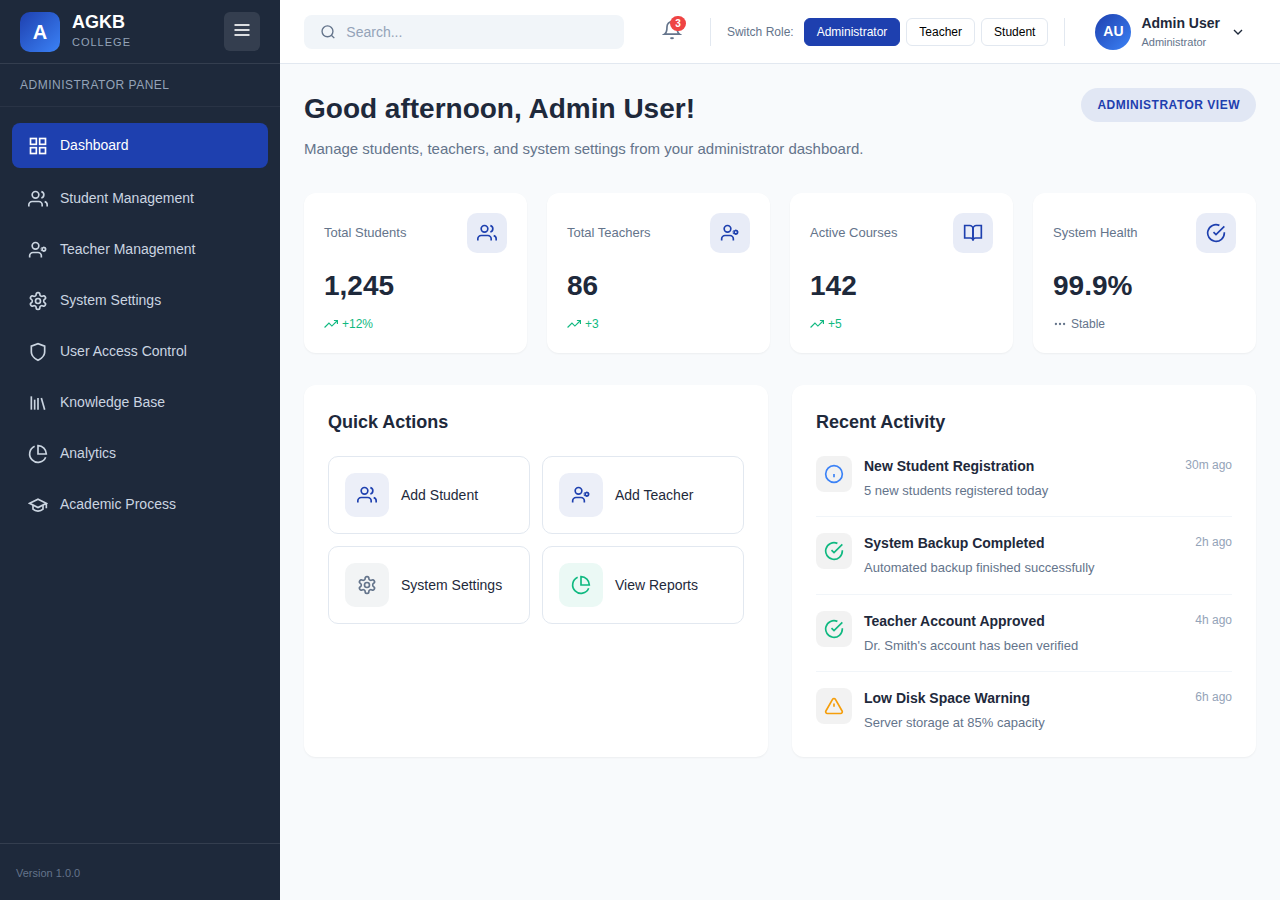
<file: index.html>
<!DOCTYPE html>
<html lang="en">
<head>
    <meta charset="UTF-8">
    <meta name="viewport" content="width=device-width, initial-scale=1.0">
    <title>AGKB College - Universal Dashboard</title>
    <link rel="stylesheet" href="styles.css">
</head>
<body>
    <div class="app">
        <!-- Sidebar Navigation -->
        <aside class="sidebar" id="sidebar">
            <div class="sidebar-header">
                <div class="logo">
                    <div class="logo-icon">A</div>
                    <div class="logo-text">
                        <span class="logo-title">AGKB</span>
                        <span class="logo-subtitle">College</span>
                    </div>
                </div>
                <button class="toggle-btn" id="sidebarToggle">
                    <svg width="20" height="20" viewBox="0 0 24 24" fill="none" stroke="currentColor" stroke-width="2">
                        <line x1="3" y1="12" x2="21" y2="12"></line>
                        <line x1="3" y1="6" x2="21" y2="6"></line>
                        <line x1="3" y1="18" x2="21" y2="18"></line>
                    </svg>
                </button>
            </div>

            <div class="role-indicator" id="roleIndicator">Administrator Panel</div>

            <nav class="sidebar-nav">
                <a href="#dashboard" class="nav-item active" data-page="dashboard">
                    <svg width="20" height="20" viewBox="0 0 24 24" fill="none" stroke="currentColor" stroke-width="2">
                        <rect x="3" y="3" width="7" height="7"></rect>
                        <rect x="14" y="3" width="7" height="7"></rect>
                        <rect x="14" y="14" width="7" height="7"></rect>
                        <rect x="3" y="14" width="7" height="7"></rect>
                    </svg>
                    <span class="nav-label">Dashboard</span>
                </a>

                <div class="nav-sections" id="navSections">
                    <!-- Navigation items will be generated by JavaScript -->
                </div>
            </nav>

            <div class="sidebar-footer">
                <span class="version">Version 1.0.0</span>
            </div>
        </aside>

        <!-- Main Content Area -->
        <div class="main-wrapper">
            <!-- Header -->
            <header class="header">
                <div class="header-left">
                    <div class="search-bar">
                        <svg width="18" height="18" viewBox="0 0 24 24" fill="none" stroke="currentColor" stroke-width="2">
                            <circle cx="11" cy="11" r="8"></circle>
                            <path d="m21 21-4.35-4.35"></path>
                        </svg>
                        <input type="text" placeholder="Search...">
                    </div>
                </div>

                <div class="header-right">
                    <button class="notification-btn">
                        <svg width="20" height="20" viewBox="0 0 24 24" fill="none" stroke="currentColor" stroke-width="2">
                            <path d="M6 8a6 6 0 0 1 12 0c0 7 3 9 3 9H3s3-2 3-9"></path>
                            <path d="M10.3 21a1.94 1.94 0 0 0 3.4 0"></path>
                        </svg>
                        <span class="notification-badge">3</span>
                    </button>

                    <div class="role-switcher">
                        <span class="role-label">Switch Role:</span>
                        <div class="role-buttons">
                            <button class="role-btn active" data-role="admin">Administrator</button>
                            <button class="role-btn" data-role="teacher">Teacher</button>
                            <button class="role-btn" data-role="student">Student</button>
                        </div>
                    </div>

                    <div class="user-menu">
                        <div class="avatar" id="userAvatar">AU</div>
                        <div class="user-info">
                            <span class="user-name" id="userName">Admin User</span>
                            <span class="user-role" id="userRole">Administrator</span>
                        </div>
                        <svg width="16" height="16" viewBox="0 0 24 24" fill="none" stroke="currentColor" stroke-width="2">
                            <polyline points="6 9 12 15 18 9"></polyline>
                        </svg>
                    </div>
                </div>
            </header>

            <!-- Main Content -->
            <main class="main-content">
                <!-- Dashboard Page -->
                <div class="page active" id="dashboard">
                    <div class="page-header">
                        <div class="welcome-section">
                            <h1 id="welcomeMessage">Good morning, Admin User!</h1>
                            <p class="role-description" id="roleDescription">
                                Manage students, teachers, and system settings from your administrator dashboard.
                            </p>
                        </div>
                        <div class="role-badge" id="roleBadge">Administrator View</div>
                    </div>

                    <div class="stats-grid" id="statsGrid">
                        <!-- Stats will be generated by JavaScript -->
                    </div>

                    <div class="dashboard-content">
                        <div class="content-section">
                            <h2>Quick Actions</h2>
                            <div class="quick-actions" id="quickActions">
                                <!-- Quick actions will be generated by JavaScript -->
                            </div>
                        </div>

                        <div class="content-section">
                            <h2>Recent Activity</h2>
                            <div class="activity-list" id="activityList">
                                <!-- Activities will be generated by JavaScript -->
                            </div>
                        </div>
                    </div>
                </div>

                <!-- Placeholder Pages -->
                <div class="page" id="students">
                    <div class="placeholder-page">
                        <h1>Student Management</h1>
                        <p>This section is under development.</p>
                    </div>
                </div>

                <div class="page" id="teachers">
                    <div class="placeholder-page">
                        <h1>Teacher Management</h1>
                        <p>This section is under development.</p>
                    </div>
                </div>

                <div class="page" id="system">
                    <div class="placeholder-page">
                        <h1>System Settings</h1>
                        <p>This section is under development.</p>
                    </div>
                </div>

                <div class="page" id="access">
                    <div class="placeholder-page">
                        <h1>User Access Control</h1>
                        <p>This section is under development.</p>
                    </div>
                </div>

                <div class="page" id="classes">
                    <div class="placeholder-page">
                        <h1>My Classes</h1>
                        <p>This section is under development.</p>
                    </div>
                </div>

                <div class="page" id="grades">
                    <div class="placeholder-page">
                        <h1>Grade Management</h1>
                        <p>This section is under development.</p>
                    </div>
                </div>

                <div class="page" id="lesson-planner">
                    <div class="placeholder-page">
                        <h1>AI Lesson Planner</h1>
                        <p>This section is under development.</p>
                    </div>
                </div>

                <div class="page" id="schedule-generator">
                    <div class="placeholder-page">
                        <h1>AI Schedule Generator</h1>
                        <p>This section is under development.</p>
                    </div>
                </div>

                <div class="page" id="journals">
                    <div class="placeholder-page">
                        <h1>Journals</h1>
                        <p>This section is under development.</p>
                    </div>
                </div>

                <div class="page" id="my-grades">
                    <div class="placeholder-page">
                        <h1>My Grades</h1>
                        <p>This section is under development.</p>
                    </div>
                </div>

                <div class="page" id="homework">
                    <div class="placeholder-page">
                        <h1>Homework</h1>
                        <p>This section is under development.</p>
                    </div>
                </div>

                <div class="page" id="my-schedule">
                    <div class="placeholder-page">
                        <h1>My Schedule</h1>
                        <p>This section is under development.</p>
                    </div>
                </div>

                <div class="page" id="deadlines">
                    <div class="placeholder-page">
                        <h1>Deadlines</h1>
                        <p>This section is under development.</p>
                    </div>
                </div>

                <div class="page" id="statistics">
                    <div class="placeholder-page">
                        <h1>Statistics</h1>
                        <p>This section is under development.</p>
                    </div>
                </div>

                <div class="page" id="knowledge">
                    <div class="placeholder-page">
                        <h1>Knowledge Base</h1>
                        <p>This section is under development.</p>
                    </div>
                </div>

                <div class="page" id="analytics">
                    <div class="placeholder-page">
                        <h1>Analytics</h1>
                        <p>This section is under development.</p>
                    </div>
                </div>

                <div class="page" id="academic">
                    <div class="placeholder-page">
                        <h1>Academic Process</h1>
                        <p>This section is under development.</p>
                    </div>
                </div>
            </main>
        </div>
    </div>

    <script src="app.js"></script>
</body>
</html>
</file>
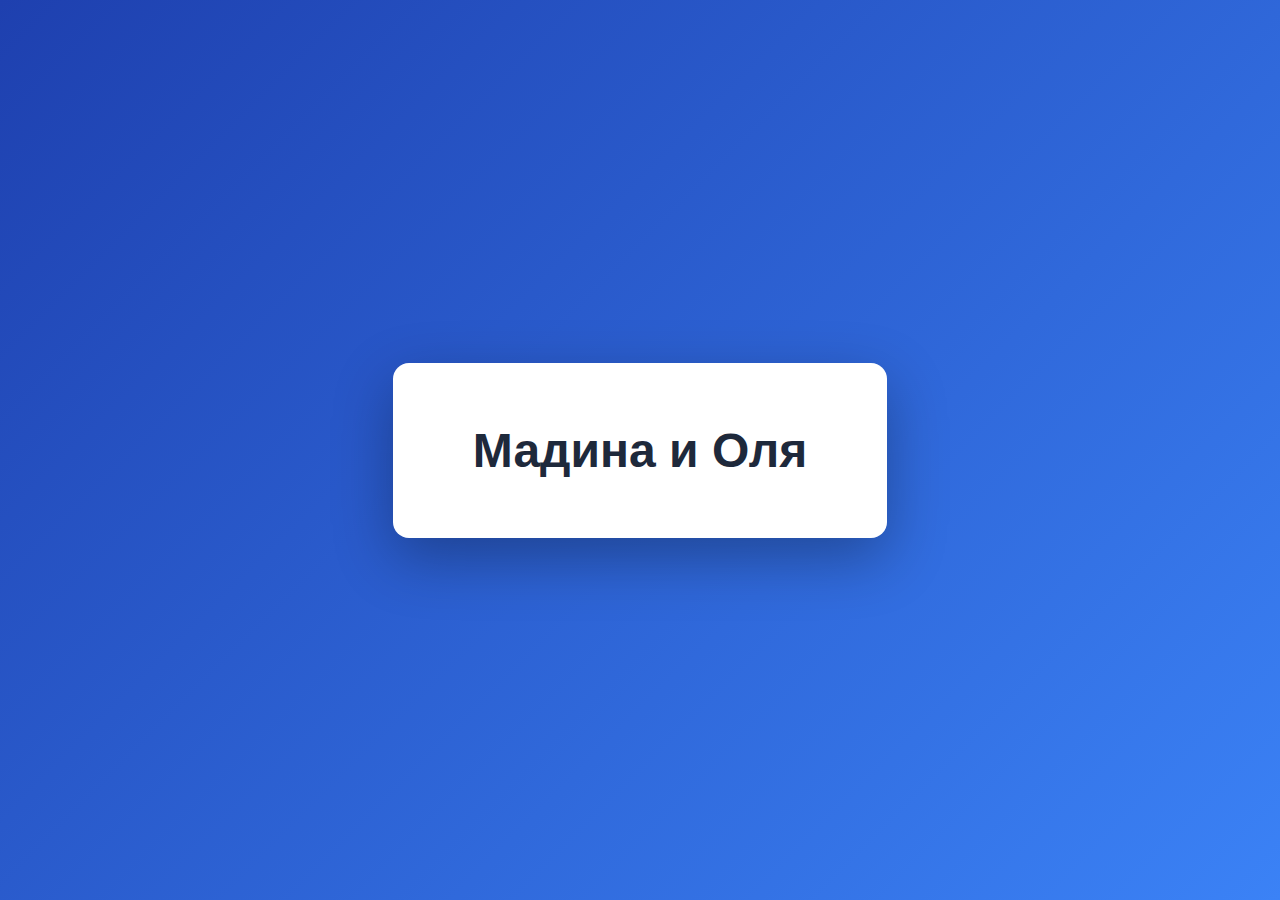
<file: madina-olya.html>
<!DOCTYPE html>
<html lang="ru">
<head>
    <meta charset="UTF-8">
    <meta name="viewport" content="width=device-width, initial-scale=1.0">
    <title>Мадина и Оля</title>
    <style>
        * {
            margin: 0;
            padding: 0;
            box-sizing: border-box;
        }
        
        body {
            font-family: -apple-system, BlinkMacSystemFont, 'Segoe UI', Roboto, Oxygen, Ubuntu, sans-serif;
            background: linear-gradient(135deg, #1e40af 0%, #3b82f6 100%);
            min-height: 100vh;
            display: flex;
            align-items: center;
            justify-content: center;
            padding: 20px;
        }
        
        .container {
            background: white;
            border-radius: 16px;
            box-shadow: 0 20px 60px rgba(0, 0, 0, 0.3);
            padding: 60px 80px;
            text-align: center;
        }
        
        h1 {
            font-size: 48px;
            color: #1e293b;
            font-weight: 700;
        }
    </style>
</head>
<body>
    <div class="container">
        <h1>Мадина и Оля</h1>
    </div>
</body>
</html>
</file>
<file: styles.css>
/* CSS Variables */
:root {
    /* Language Switcher */
    --lang-select-bg: white;
    --lang-select-border: #d1d5db;
    --lang-select-text: #374151;
    /* Primary Colors */
    --primary-50: #eff6ff;
    --primary-100: #dbeafe;
    --primary-200: #bfdbfe;
    --primary-500: #3b82f6;
    --primary-600: #2563eb;
    --primary-700: #1d4ed8;
    --primary-800: #1e40af;
    --primary-900: #1e3a8a;

    /* Success Colors */
    --success-500: #10b981;
    --success-600: #059669;

    /* Warning Colors */
    --warning-500: #f59e0b;

    /* Error Colors */
    --error-500: #ef4444;

    /* Neutral Colors */
    --gray-50: #f8fafc;
    --gray-100: #f1f5f9;
    --gray-200: #e2e8f0;
    --gray-300: #cbd5e1;
    --gray-400: #94a3b8;
    --gray-500: #64748b;
    --gray-600: #475569;
    --gray-700: #334155;
    --gray-800: #1e293b;
    --gray-900: #0f172a;

    /* Role Colors */
    --admin-color: #1e40af;
    --teacher-color: #10b981;
    --student-color: #8b5cf6;

    /* Sidebar */
    --sidebar-width: 280px;
    --sidebar-collapsed: 80px;
    --header-height: 64px;

    /* Shadows */
    --shadow-sm: 0 1px 2px 0 rgba(0, 0, 0, 0.05);
    --shadow-md: 0 4px 6px -1px rgba(0, 0, 0, 0.1);
    --shadow-lg: 0 10px 15px -3px rgba(0, 0, 0, 0.1);

    /* Transitions */
    --transition-fast: 150ms ease;
    --transition-normal: 250ms ease;
}

/* Reset & Base */
* {
    margin: 0;
    padding: 0;
    box-sizing: border-box;
}

html {
    font-size: 16px;
}

body {
    font-family: -apple-system, BlinkMacSystemFont, 'Segoe UI', Roboto, Oxygen, Ubuntu, sans-serif;
    background-color: var(--gray-50);
    color: var(--gray-800);
    line-height: 1.5;
}

/* App Layout */
.app {
    display: flex;
    min-height: 100vh;
}

/* Sidebar */
.sidebar {
    width: var(--sidebar-width);
    height: 100vh;
    background: var(--gray-800);
    color: white;
    display: flex;
    flex-direction: column;
    position: fixed;
    left: 0;
    top: 0;
    transition: width var(--transition-normal);
    z-index: 200;
}

.sidebar.collapsed {
    width: var(--sidebar-collapsed);
}

.sidebar-header {
    height: var(--header-height);
    display: flex;
    align-items: center;
    justify-content: space-between;
    padding: 0 20px;
    border-bottom: 1px solid rgba(255, 255, 255, 0.1);
}

.logo {
    display: flex;
    align-items: center;
    gap: 12px;
}

.logo-icon {
    width: 40px;
    height: 40px;
    background: linear-gradient(135deg, var(--primary-800), var(--primary-500));
    border-radius: 10px;
    display: flex;
    align-items: center;
    justify-content: center;
    font-size: 20px;
    font-weight: 700;
    flex-shrink: 0;
}

.logo-text {
    display: flex;
    flex-direction: column;
}

.sidebar.collapsed .logo-text {
    display: none;
}

.logo-title {
    font-size: 18px;
    font-weight: 700;
    line-height: 1.2;
}

.logo-subtitle {
    font-size: 11px;
    color: var(--gray-400);
    text-transform: uppercase;
    letter-spacing: 1px;
}

.toggle-btn {
    background: rgba(255, 255, 255, 0.1);
    border: none;
    color: white;
    padding: 8px;
    border-radius: 6px;
    cursor: pointer;
    transition: background var(--transition-fast);
}

.toggle-btn:hover {
    background: rgba(255, 255, 255, 0.2);
}

.sidebar.collapsed .toggle-btn {
    display: none;
}

.role-indicator {
    padding: 12px 20px;
    font-size: 12px;
    color: var(--gray-400);
    text-transform: uppercase;
    letter-spacing: 0.5px;
    border-bottom: 1px solid rgba(255, 255, 255, 0.05);
}

.sidebar.collapsed .role-indicator {
    display: none;
}

.sidebar-nav {
    flex: 1;
    overflow-y: auto;
    padding: 16px 12px;
}

.nav-item {
    display: flex;
    align-items: center;
    gap: 12px;
    padding: 12px 16px;
    border-radius: 8px;
    color: var(--gray-300);
    text-decoration: none;
    transition: all var(--transition-fast);
    margin-bottom: 4px;
    cursor: pointer;
}

.nav-item:hover {
    background: rgba(255, 255, 255, 0.1);
    color: white;
}

.nav-item.active {
    background: var(--primary-800);
    color: white;
}

.nav-label {
    font-size: 14px;
    font-weight: 500;
}

.sidebar.collapsed .nav-label {
    display: none;
}

.sidebar.collapsed .nav-item {
    justify-content: center;
    padding: 12px;
}

.nav-sections {
    display: flex;
    flex-direction: column;
    gap: 2px;
    margin-top: 8px;
}

.sidebar-footer {
    padding: 16px;
    border-top: 1px solid rgba(255, 255, 255, 0.1);
}

.version {
    font-size: 11px;
    color: var(--gray-500);
}

.sidebar.collapsed .version {
    display: none;
}

/* Main Wrapper */
.main-wrapper {
    flex: 1;
    margin-left: var(--sidebar-width);
    display: flex;
    flex-direction: column;
    transition: margin-left var(--transition-normal);
}

.sidebar.collapsed ~ .main-wrapper {
    margin-left: var(--sidebar-collapsed);
}

/* Header */
.header {
    height: var(--header-height);
    background: white;
    border-bottom: 1px solid var(--gray-200);
    display: flex;
    align-items: center;
    justify-content: space-between;
    padding: 0 24px;
    position: sticky;
    top: 0;
    z-index: 100;
}

.header-left {
    flex: 1;
}

.search-bar {
    display: flex;
    align-items: center;
    gap: 10px;
    background: var(--gray-100);
    border-radius: 8px;
    padding: 8px 16px;
    width: 320px;
    color: var(--gray-500);
}

.search-bar input {
    border: none;
    background: transparent;
    outline: none;
    font-size: 14px;
    width: 100%;
    color: var(--gray-800);
}

.search-bar input::placeholder {
    color: var(--gray-400);
}

.header-right {
    display: flex;
    align-items: center;
    gap: 20px;
}

.notification-btn {
    position: relative;
    background: none;
    border: none;
    cursor: pointer;
    padding: 8px;
    color: var(--gray-500);
    transition: color var(--transition-fast);
}

.notification-btn:hover {
    color: var(--primary-800);
}

.notification-badge {
    position: absolute;
    top: 4px;
    right: 4px;
    background: var(--error-500);
    color: white;
    font-size: 10px;
    font-weight: 600;
    padding: 2px 5px;
    border-radius: 10px;
    min-width: 16px;
    text-align: center;
}

.role-switcher {
    display: flex;
    align-items: center;
    gap: 10px;
    padding: 0 16px;
    border-left: 1px solid var(--gray-200);
    border-right: 1px solid var(--gray-200);
}

.role-label {
    font-size: 12px;
    color: var(--gray-500);
    font-weight: 500;
}

.role-buttons {
    display: flex;
    gap: 6px;
}

.role-btn {
    padding: 6px 12px;
    border: 1px solid var(--gray-200);
    background: white;
    border-radius: 6px;
    font-size: 12px;
    font-weight: 500;
    cursor: pointer;
    transition: all var(--transition-fast);
}

.role-btn:hover {
    border-color: var(--primary-800);
    color: var(--primary-800);
}

.role-btn.active {
    background: var(--primary-800);
    color: white;
    border-color: var(--primary-800);
}

.role-btn[data-role="teacher"].active {
    background: var(--teacher-color);
    border-color: var(--teacher-color);
}

.role-btn[data-role="student"].active {
    background: var(--student-color);
    border-color: var(--student-color);
}

.user-menu {
    display: flex;
    align-items: center;
    gap: 10px;
    cursor: pointer;
    padding: 6px 10px;
    border-radius: 8px;
    transition: background var(--transition-fast);
}

.user-menu:hover {
    background: var(--gray-100);
}

.avatar {
    width: 36px;
    height: 36px;
    border-radius: 50%;
    display: flex;
    align-items: center;
    justify-content: center;
    font-weight: 600;
    font-size: 14px;
    color: white;
}

.avatar.admin {
    background: linear-gradient(135deg, var(--primary-800), var(--primary-500));
}

.avatar.teacher {
    background: linear-gradient(135deg, var(--success-600), var(--success-500));
}

.avatar.student {
    background: linear-gradient(135deg, #7c3aed, var(--student-color));
}

.user-info {
    display: flex;
    flex-direction: column;
}

.user-name {
    font-size: 14px;
    font-weight: 600;
    color: var(--gray-800);
}

.user-role {
    font-size: 11px;
    color: var(--gray-500);
}

/* Main Content */
.main-content {
    flex: 1;
    padding: 24px;
    overflow-y: auto;
}

/* Pages */
.page {
    display: none;
    max-width: 1400px;
    margin: 0 auto;
}

.page.active {
    display: block;
}

/* Page Header */
.page-header {
    display: flex;
    justify-content: space-between;
    align-items: flex-start;
    margin-bottom: 32px;
}

.welcome-section h1 {
    font-size: 28px;
    font-weight: 700;
    color: var(--gray-800);
    margin: 0 0 8px 0;
}

.role-description {
    font-size: 15px;
    color: var(--gray-500);
    margin: 0;
    max-width: 600px;
}

.role-badge {
    padding: 8px 16px;
    border-radius: 20px;
    font-size: 12px;
    font-weight: 600;
    text-transform: uppercase;
    letter-spacing: 0.5px;
}

.role-badge.admin {
    background: rgba(30, 64, 175, 0.1);
    color: var(--admin-color);
}

.role-badge.teacher {
    background: rgba(16, 185, 129, 0.1);
    color: var(--teacher-color);
}

.role-badge.student {
    background: rgba(139, 92, 246, 0.1);
    color: var(--student-color);
}

/* Stats Grid */
.stats-grid {
    display: grid;
    grid-template-columns: repeat(4, 1fr);
    gap: 20px;
    margin-bottom: 32px;
}

.stat-card {
    background: white;
    border-radius: 12px;
    padding: 20px;
    box-shadow: var(--shadow-sm);
    transition: transform var(--transition-fast), box-shadow var(--transition-fast);
}

.stat-card:hover {
    transform: translateY(-2px);
    box-shadow: var(--shadow-md);
}

.stat-header {
    display: flex;
    justify-content: space-between;
    align-items: center;
    margin-bottom: 12px;
}

.stat-title {
    font-size: 13px;
    color: var(--gray-500);
    font-weight: 500;
}

.stat-icon {
    width: 40px;
    height: 40px;
    background: rgba(30, 64, 175, 0.1);
    border-radius: 10px;
    display: flex;
    align-items: center;
    justify-content: center;
    color: var(--primary-800);
}

.stat-value {
    font-size: 28px;
    font-weight: 700;
    color: var(--gray-800);
    margin-bottom: 8px;
}

.stat-change {
    display: flex;
    align-items: center;
    gap: 4px;
    font-size: 12px;
    font-weight: 500;
}

.stat-change.positive {
    color: var(--success-500);
}

.stat-change.negative {
    color: var(--error-500);
}

.stat-change.neutral {
    color: var(--gray-500);
}

.stat-change.warning {
    color: var(--warning-500);
}

/* Dashboard Content */
.dashboard-content {
    display: grid;
    grid-template-columns: 1fr 1fr;
    gap: 24px;
}

.content-section {
    background: white;
    border-radius: 12px;
    padding: 24px;
    box-shadow: var(--shadow-sm);
}

.content-section h2 {
    font-size: 18px;
    font-weight: 600;
    color: var(--gray-800);
    margin: 0 0 20px 0;
}

/* Quick Actions */
.quick-actions {
    display: grid;
    grid-template-columns: repeat(2, 1fr);
    gap: 12px;
}

.quick-action-btn {
    display: flex;
    align-items: center;
    gap: 12px;
    padding: 16px;
    background: white;
    border: 1px solid var(--gray-200);
    border-radius: 10px;
    cursor: pointer;
    transition: all var(--transition-fast);
    text-align: left;
}

.quick-action-btn:hover {
    border-color: var(--primary-800);
    background: rgba(30, 64, 175, 0.02);
}

.action-icon {
    width: 44px;
    height: 44px;
    border-radius: 10px;
    display: flex;
    align-items: center;
    justify-content: center;
    flex-shrink: 0;
}

.quick-action-btn span {
    font-size: 14px;
    font-weight: 500;
    color: var(--gray-800);
}

/* Activity List */
.activity-list {
    display: flex;
    flex-direction: column;
    gap: 16px;
}

.activity-item {
    display: flex;
    align-items: flex-start;
    gap: 12px;
    padding-bottom: 16px;
    border-bottom: 1px solid var(--gray-100);
}

.activity-item:last-child {
    border-bottom: none;
    padding-bottom: 0;
}

.activity-icon {
    width: 36px;
    height: 36px;
    background: rgba(0, 0, 0, 0.05);
    border-radius: 8px;
    display: flex;
    align-items: center;
    justify-content: center;
    flex-shrink: 0;
}

.activity-content {
    flex: 1;
}

.activity-title {
    font-size: 14px;
    font-weight: 600;
    color: var(--gray-800);
    margin-bottom: 4px;
}

.activity-description {
    font-size: 13px;
    color: var(--gray-500);
}

.activity-time {
    font-size: 12px;
    color: var(--gray-400);
    white-space: nowrap;
}

/* Placeholder Page */
.placeholder-page {
    display: flex;
    flex-direction: column;
    align-items: center;
    justify-content: center;
    min-height: 60vh;
    text-align: center;
    padding: 40px;
}

.placeholder-page h1 {
    font-size: 32px;
    font-weight: 700;
    color: var(--gray-800);
    margin-bottom: 16px;
}

.placeholder-page p {
    font-size: 16px;
    color: var(--gray-500);
}

/* Scrollbar */
::-webkit-scrollbar {
    width: 8px;
    height: 8px;
}

::-webkit-scrollbar-track {
    background: var(--gray-100);
}

::-webkit-scrollbar-thumb {
    background: var(--gray-400);
    border-radius: 4px;
}

::-webkit-scrollbar-thumb:hover {
    background: var(--gray-500);
}

/* Responsive */
@media (max-width: 1200px) {
    .stats-grid {
        grid-template-columns: repeat(2, 1fr);
    }
    
    .dashboard-content {
        grid-template-columns: 1fr;
    }
}

@media (max-width: 1024px) {
    .search-bar {
        width: 200px;
    }
    
    .role-label {
        display: none;
    }
}

@media (max-width: 768px) {
    .sidebar {
        transform: translateX(-100%);
    }
    
    .sidebar.open {
        transform: translateX(0);
    }
    
    .main-wrapper {
        margin-left: 0;
    }
    
    .sidebar.collapsed ~ .main-wrapper {
        margin-left: 0;
    }
    
    .header {
        padding: 0 16px;
    }
    
    .search-bar {
        display: none;
    }
    
    .role-switcher {
        display: none;
    }
    
    .user-info {
        display: none;
    }
    
    .main-content {
        padding: 16px;
    }
    
    .page-header {
        flex-direction: column;
        gap: 16px;
    }
    
    .welcome-section h1 {
        font-size: 22px;
    }
    
    .stats-grid {
        grid-template-columns: 1fr;
    }
    
    .quick-actions {
        grid-template-columns: 1fr;
    }
}

/* Language Selector */
.language-selector {
    position: relative;
}

.lang-select {
    background: var(--lang-select-bg);
    border: 1px solid var(--lang-select-border);
    border-radius: 6px;
    padding: 8px 12px;
    color: var(--lang-select-text);
    font-size: 14px;
    cursor: pointer;
    outline: none;
}

.lang-select:focus {
    border-color: var(--primary-500);
    box-shadow: 0 0 0 3px rgba(59, 130, 246, 0.1);
}
</file>
